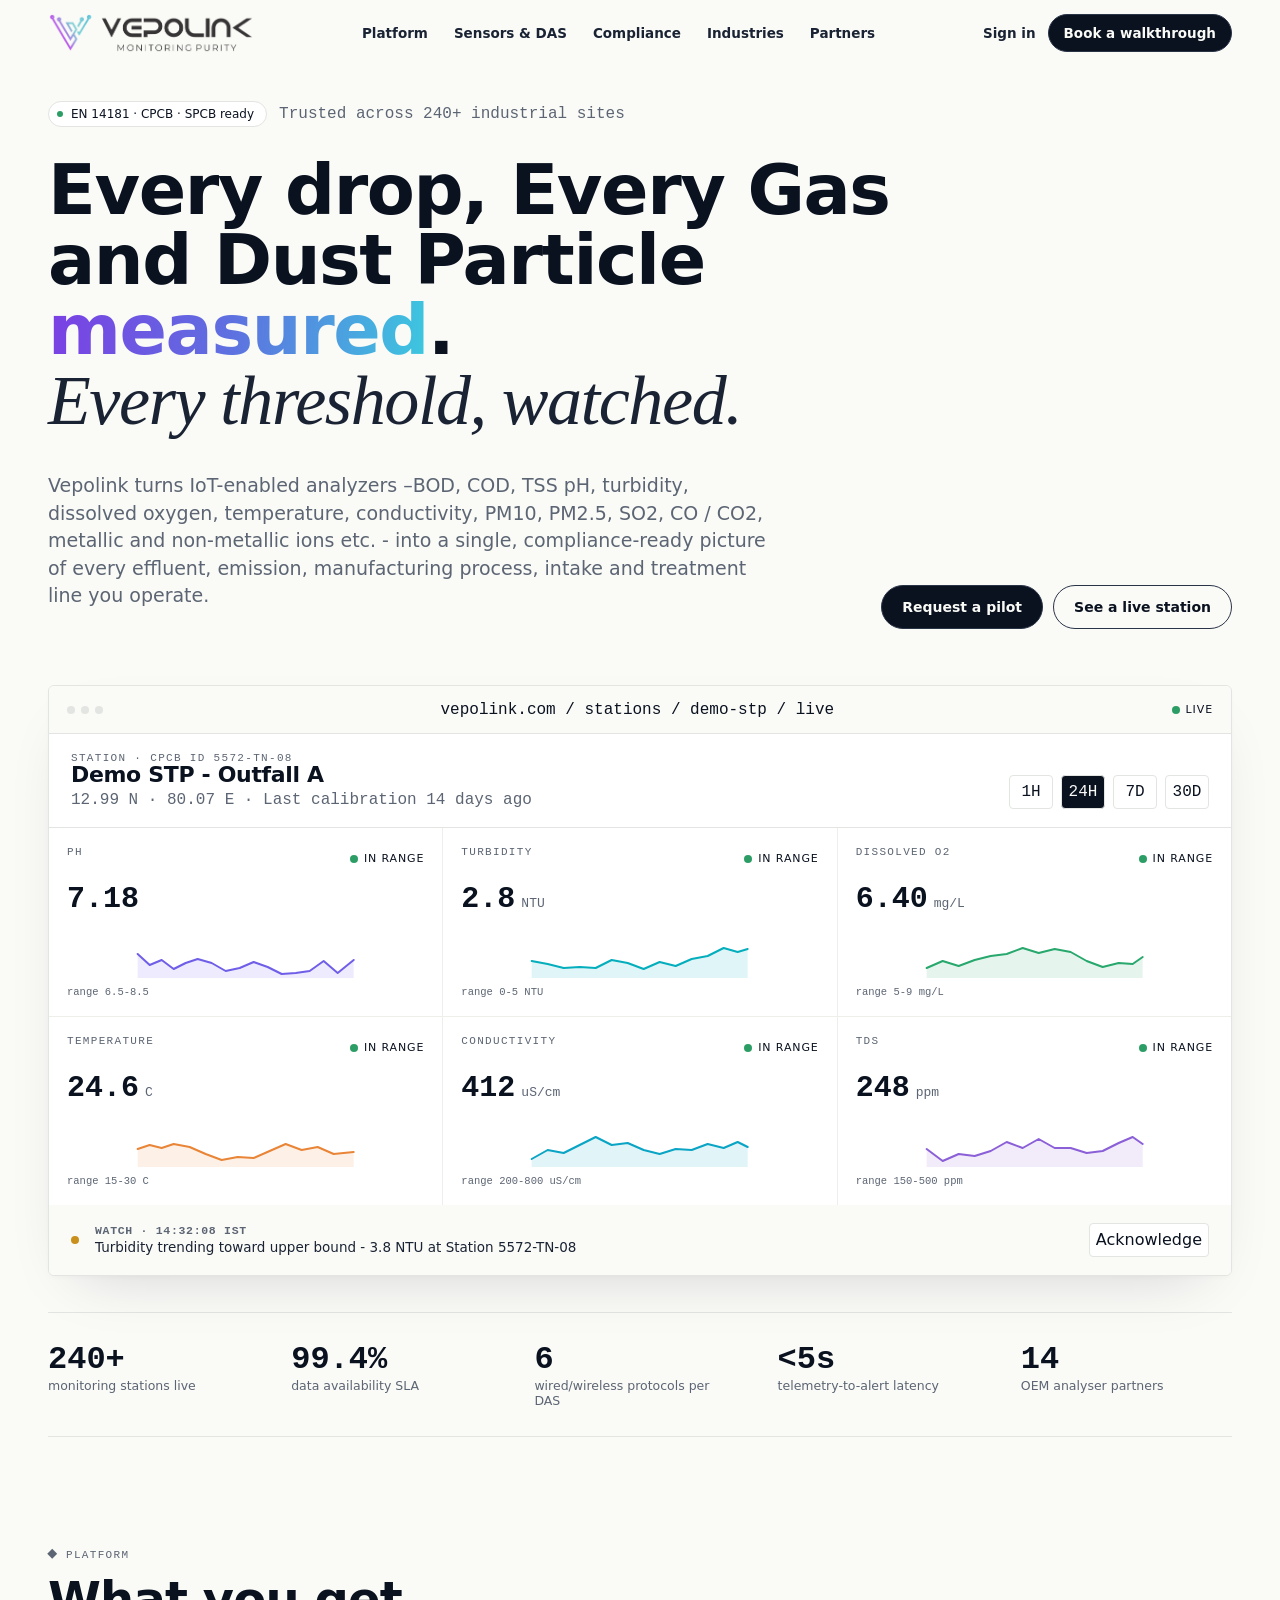
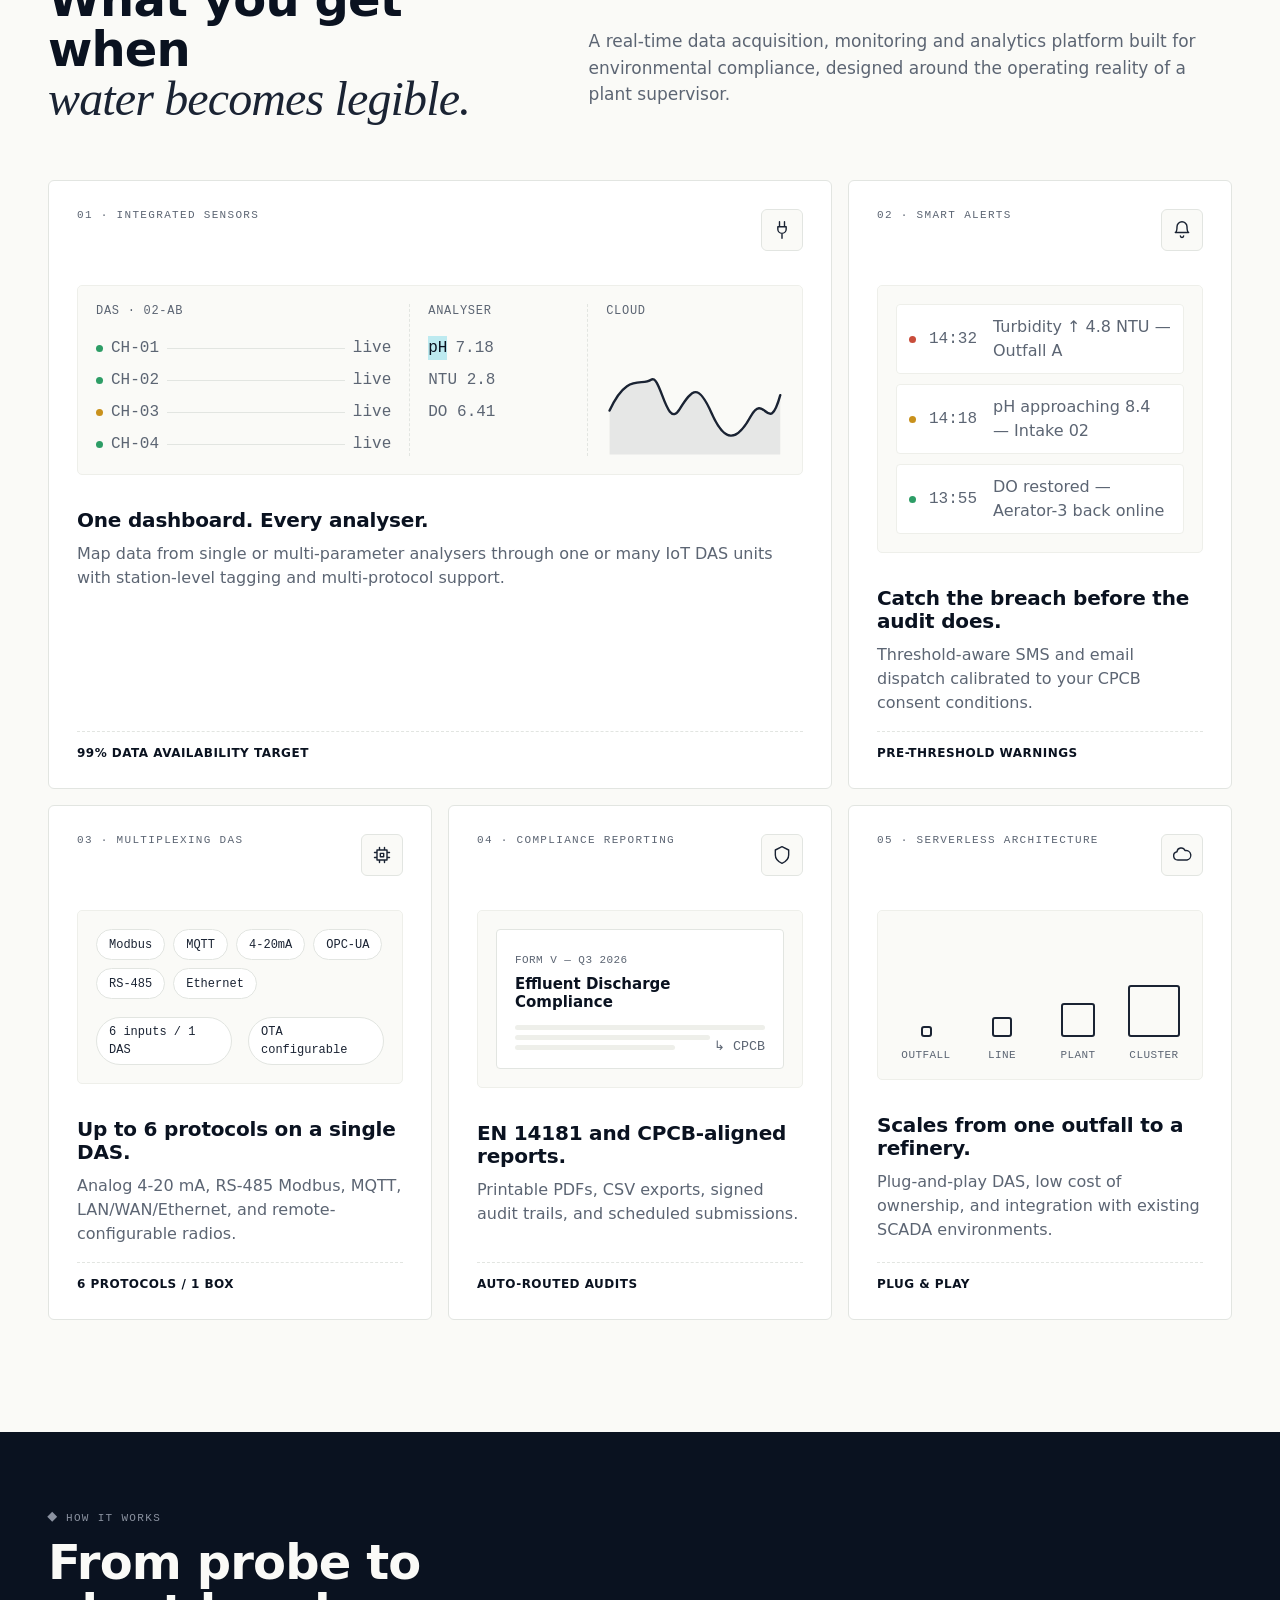
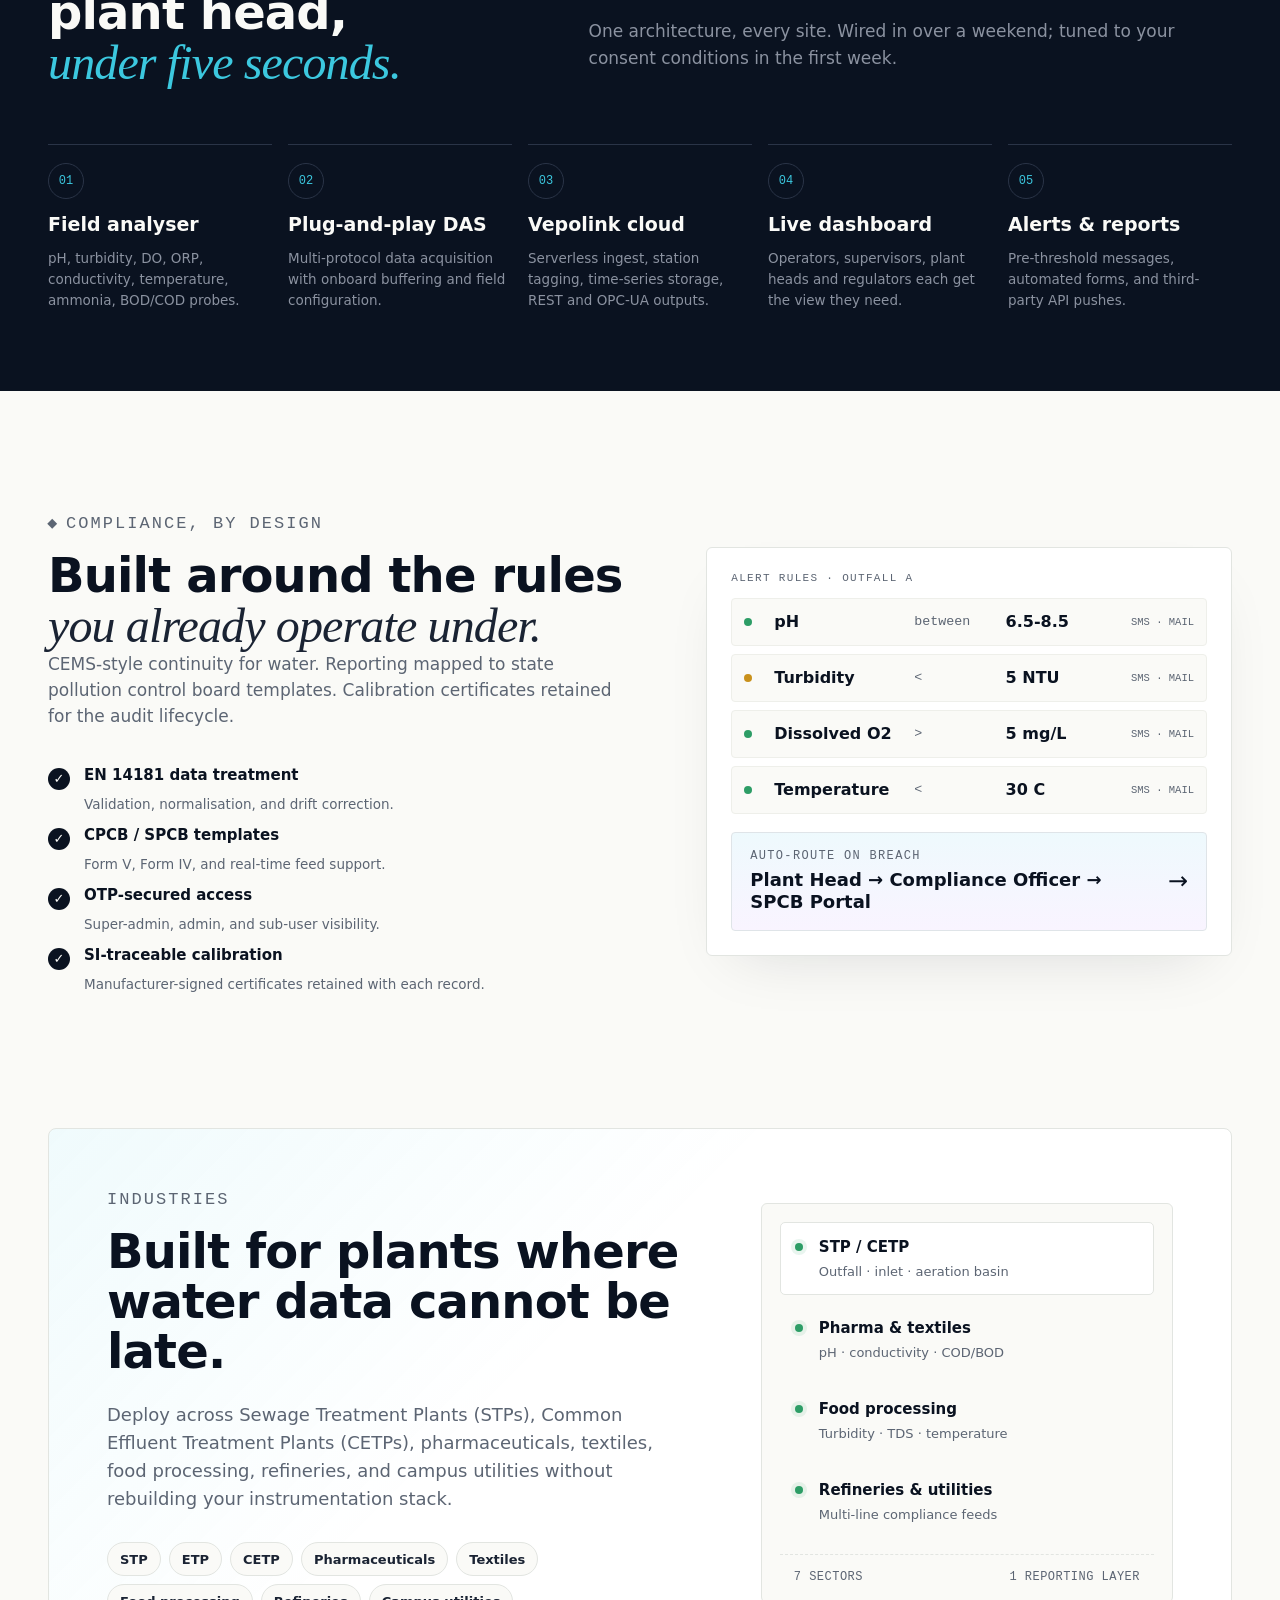
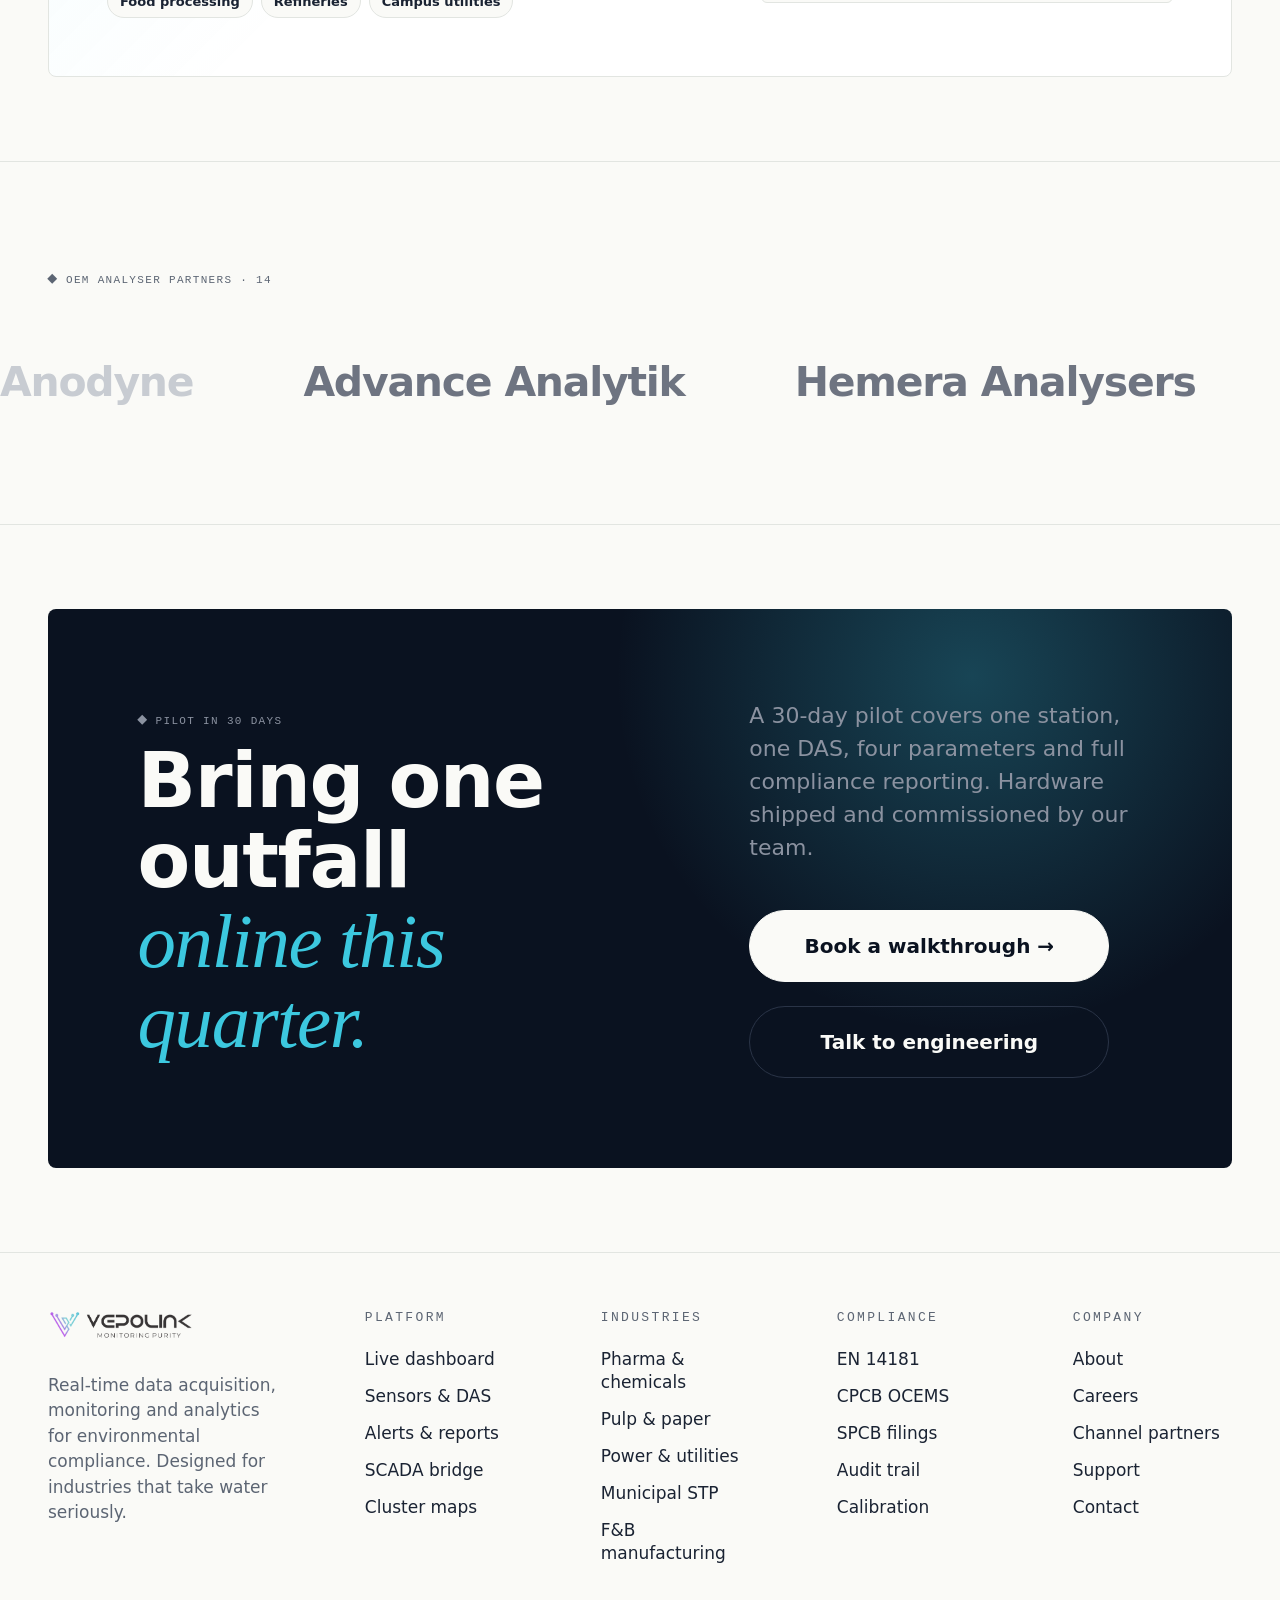
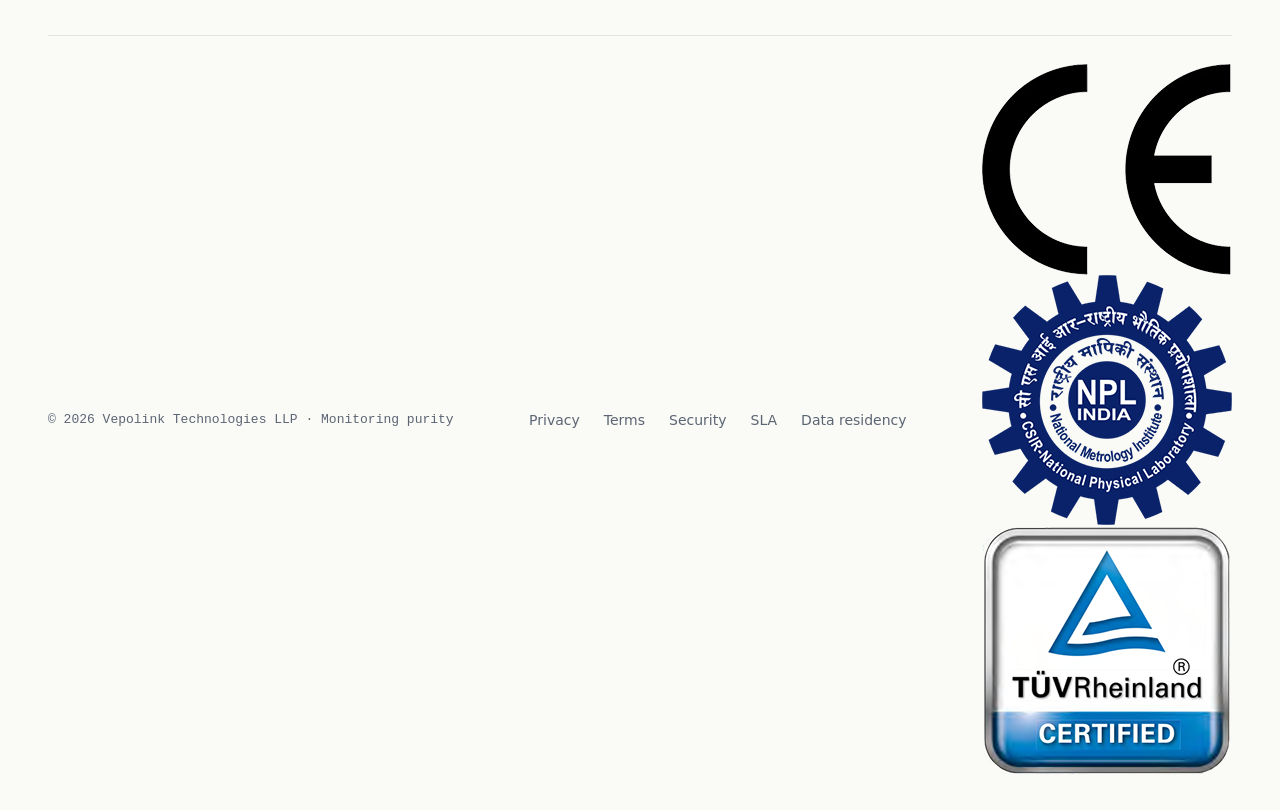
<file: index.html>
<!doctype html>
<html lang="en">

<head>
  <meta charset="utf-8">
  <meta name="viewport" content="width=device-width, initial-scale=1">
  <meta http-equiv="Content-Security-Policy"
    content="default-src 'self'; script-src 'self' 'sha256-vmRo2sfv05K8lXssOpbIi297NGfWQmtzwTfgMk4mg18='; style-src 'self'; img-src 'self' data:; font-src 'self'; connect-src 'self'; object-src 'none'; base-uri 'self'; form-action 'self'; upgrade-insecure-requests">
  <meta name="referrer" content="strict-origin-when-cross-origin">
  <meta name="theme-color" content="#fafaf7">
  <meta name="description"
    content="Vepolink delivers real-time water-quality, Emission monitoring, Continuous Ambient Air Monitoring, Gas Detection, River /Dam Water Flow Rate and Volume IoT DAS integration, alerts, and compliance reporting for industrial sites.">
  <meta name="robots" content="index, follow, max-image-preview:large, max-snippet:-1, max-video-preview:-1">
  <link rel="canonical" href="https://vepolink.com/">
  <meta property="og:type" content="website">
  <meta property="og:title" content="Vepolink - Real-time water intelligence">
  <meta property="og:description"
    content="Instrument-grade water intelligence for effluent, intake, and treatment lines.">
  <meta property="og:image" content="https://vepolink.com/assets/vepolink-logo-horizontal-trimmed.png">
  <meta name="twitter:card" content="summary_large_image">
  <title>Vepolink - Real-time Water Intelligence</title>
  <link rel="icon" type="image/png" href="assets/vepolink-favicon.png">
  <link rel="preload" href="assets/site.css" as="style">
  <link rel="stylesheet" href="assets/site.css">
  <script defer src="assets/site.js"></script>
  <script type="application/ld+json">
    {
      "@context": "https://schema.org",
      "@graph": [
        {
          "@type": "Organization",
          "@id": "https://vepolink.com/#organization",
          "name": "VEPOLINK TECHNOLOGIES LLP",
          "alternateName": "Vepolink",
          "url": "https://vepolink.com/",
          "logo": "https://vepolink.com/assets/vepolink-logo-horizontal-trimmed.png",
          "foundingDate": "2021-07-05",
          "founder": {
            "@type": "Person",
            "name": "Nikhil Garg"
          },
          "legalName": "VEPOLINK TECHNOLOGIES LLP",
          "description": "Real-time water-quality monitoring and compliance intelligence for industrial sites.",
          "address": {
            "@type": "PostalAddress",
            "streetAddress": "Unit No. 210, Second Floor, Plot No. A 5, Pearls Best Heights I, Netaji Subhash Place, Pitampura",
            "addressLocality": "New Delhi",
            "postalCode": "110034",
            "addressRegion": "Delhi",
            "addressCountry": "IN"
          },
          "contactPoint": [
            {
              "@type": "ContactPoint",
              "telephone": "+91-9810416132",
              "contactType": "customer support",
              "areaServed": "IN",
              "availableLanguage": ["en", "hi"]
            },
            {
              "@type": "ContactPoint",
              "email": "sales@vepolink.com",
              "contactType": "sales",
              "areaServed": "IN",
              "availableLanguage": ["en", "hi"]
            },
            {
              "@type": "ContactPoint",
              "email": "engineering@vepolink.com",
              "contactType": "technical support",
              "areaServed": "IN",
              "availableLanguage": ["en", "hi"]
            }
          ],
          "additionalType": "Limited Liability Partnership company incorporated on July 05, 2021"
        },
        {
          "@type": "WebSite",
          "@id": "https://vepolink.com/#website",
          "url": "https://vepolink.com/",
          "name": "Vepolink",
          "publisher": {
            "@id": "https://vepolink.com/#organization"
          },
          "inLanguage": "en"
        }
      ]
    }
  </script>
</head>

<body>
  <a class="skip-link" href="#main">Skip to content</a>
  <site-header></site-header>

  <main id="main">
    <section class="hero" aria-labelledby="hero-title">
      <div class="shell">
        <div class="eyebrow-row">
          <span class="status-pill"><span></span> EN 14181 · CPCB · SPCB ready</span>
          <span class="mono muted">Trusted across 240+ industrial sites</span>
        </div>
        <h1 id="hero-title">Every drop, Every Gas and Dust Particle <span
            class="grad-text">measured</span>.<br><em>Every threshold, watched.</em>
        </h1>
        <!-- Every drop, Every Gas and Dust Particle measured. Every threshold, watched.  -->
        <div class="hero-grid">
          <p>Vepolink turns IoT-enabled analyzers –BOD, COD, TSS pH, turbidity, dissolved
            oxygen, temperature,
            conductivity, PM10, PM2.5, SO2, CO / CO2, metallic and non-metallic ions etc. - into a single,
            compliance-ready picture of every effluent, emission, manufacturing process, intake and treatment line you
            operate.</p>
          <div class="hero-actions">
            <a class="button button-dark" href="#pilot">Request a pilot</a>
            <a class="button button-light" href="#dashboard">See a live station</a>
          </div>
        </div>

        <section class="dashboard-frame" id="dashboard" aria-label="Live operator dashboard preview">
          <div class="browser-bar">
            <div class="window-dots" aria-hidden="true"><span></span><span></span><span></span></div>
            <p class="mono">vepolink.com / stations / demo-stp / live</p>
            <div class="live-badge"><span></span> Live</div>
          </div>
          <div class="station-bar">
            <div>
              <p class="mono overline">Station · CPCB ID 5572-TN-08</p>
              <h2>Demo STP - Outfall A</h2>
              <p class="mono muted">12.99 N · 80.07 E · Last calibration 14 days ago</p>
            </div>
            <div class="range-tabs" aria-label="Time range">
              <button type="button">1H</button>
              <button type="button" aria-pressed="true">24H</button>
              <button type="button">7D</button>
              <button type="button">30D</button>
            </div>
          </div>
          <div class="metric-grid">
            <article class="metric-card metric-ph">
              <div><span class="mono overline">pH</span><span class="metric-state ok">in range</span></div>
              <p><span data-metric="ph">7.18</span><small></small></p>
              <svg viewBox="0 0 220 44" role="img" aria-label="Stable pH trend">
                <path class="chart-fill"
                  d="M2 20 L14 31 L26 26 L38 35 L50 29 L62 25 L76 29 L90 37 L104 34 L118 28 L132 33 L146 40 L160 39 L174 37 L188 27 L202 39 L218 26 L218 44 L2 44 Z">
                </path>
                <path class="chart-line"
                  d="M2 20 L14 31 L26 26 L38 35 L50 29 L62 25 L76 29 L90 37 L104 34 L118 28 L132 33 L146 40 L160 39 L174 37 L188 27 L202 39 L218 26">
                </path>
              </svg>
              <footer>range 6.5-8.5</footer>
            </article>
            <article class="metric-card metric-turbidity">
              <div><span class="mono overline">Turbidity</span><span class="metric-state ok">in range</span></div>
              <p><span data-metric="turbidity">2.8</span><small>NTU</small></p>
              <svg viewBox="0 0 220 44" role="img" aria-label="Turbidity trend">
                <path class="chart-fill"
                  d="M2 27 L18 30 L34 34 L50 33 L66 34 L82 26 L98 29 L114 35 L130 28 L146 32 L162 25 L178 22 L194 14 L208 18 L218 15 L218 44 L2 44 Z">
                </path>
                <path class="chart-line"
                  d="M2 27 L18 30 L34 34 L50 33 L66 34 L82 26 L98 29 L114 35 L130 28 L146 32 L162 25 L178 22 L194 14 L208 18 L218 15">
                </path>
              </svg>
              <footer>range 0-5 NTU</footer>
            </article>
            <article class="metric-card metric-do">
              <div><span class="mono overline">Dissolved O2</span><span class="metric-state ok">in range</span></div>
              <p><span data-metric="do">6.40</span><small>mg/L</small></p>
              <svg viewBox="0 0 220 44" role="img" aria-label="Dissolved oxygen trend">
                <path class="chart-fill"
                  d="M2 34 L18 27 L34 32 L50 26 L66 22 L82 20 L98 14 L114 19 L130 15 L146 18 L162 27 L178 33 L194 29 L208 30 L218 23 L218 44 L2 44 Z">
                </path>
                <path class="chart-line"
                  d="M2 34 L18 27 L34 32 L50 26 L66 22 L82 20 L98 14 L114 19 L130 15 L146 18 L162 27 L178 33 L194 29 L208 30 L218 23">
                </path>
              </svg>
              <footer>range 5-9 mg/L</footer>
            </article>
            <article class="metric-card metric-temp">
              <div><span class="mono overline">Temperature</span><span class="metric-state ok">in range</span></div>
              <p><span data-metric="temp">24.6</span><small>C</small></p>
              <svg viewBox="0 0 220 44" role="img" aria-label="Temperature trend">
                <path class="chart-fill"
                  d="M2 26 L14 22 L26 25 L38 21 L54 24 L70 31 L86 37 L102 34 L118 35 L134 28 L150 21 L166 27 L182 24 L198 31 L218 29 L218 44 L2 44 Z">
                </path>
                <path class="chart-line"
                  d="M2 26 L14 22 L26 25 L38 21 L54 24 L70 31 L86 37 L102 34 L118 35 L134 28 L150 21 L166 27 L182 24 L198 31 L218 29">
                </path>
              </svg>
              <footer>range 15-30 C</footer>
            </article>
            <article class="metric-card metric-conductivity">
              <div><span class="mono overline">Conductivity</span><span class="metric-state ok">in range</span></div>
              <p><span data-metric="conductivity">412</span><small>uS/cm</small></p>
              <svg viewBox="0 0 220 44" role="img" aria-label="Conductivity trend">
                <path class="chart-fill"
                  d="M2 36 L18 27 L34 30 L50 22 L66 14 L82 22 L98 20 L114 27 L130 31 L146 26 L162 27 L178 21 L194 25 L208 19 L218 24 L218 44 L2 44 Z">
                </path>
                <path class="chart-line"
                  d="M2 36 L18 27 L34 30 L50 22 L66 14 L82 22 L98 20 L114 27 L130 31 L146 26 L162 27 L178 21 L194 25 L208 19 L218 24">
                </path>
              </svg>
              <footer>range 200-800 uS/cm</footer>
            </article>
            <article class="metric-card metric-tds">
              <div><span class="mono overline">TDS</span><span class="metric-state ok">in range</span></div>
              <p><span data-metric="tds">248</span><small>ppm</small></p>
              <svg viewBox="0 0 220 44" role="img" aria-label="TDS trend">
                <path class="chart-fill"
                  d="M2 26 L18 38 L34 31 L50 33 L66 28 L82 19 L98 25 L114 16 L130 25 L146 25 L162 30 L178 28 L194 20 L208 14 L218 21 L218 44 L2 44 Z">
                </path>
                <path class="chart-line"
                  d="M2 26 L18 38 L34 31 L50 33 L66 28 L82 19 L98 25 L114 16 L130 25 L146 25 L162 30 L178 28 L194 20 L208 14 L218 21">
                </path>
              </svg>
              <footer>range 150-500 ppm</footer>
            </article>
          </div>
          <div class="alert-strip">
            <span aria-hidden="true"></span>
            <p><strong>Watch · 14:32:08 IST</strong> Turbidity trending toward upper bound - 3.8 NTU at Station
              5572-TN-08</p>
            <button type="button">Acknowledge</button>
          </div>
        </section>

        <dl class="stats-strip">
          <div>
            <dt>240+</dt>
            <dd>monitoring stations live</dd>
          </div>
          <div>
            <dt>99.4%</dt>
            <dd>data availability SLA</dd>
          </div>
          <div>
            <dt>6</dt>
            <dd>wired/wireless protocols per DAS</dd>
          </div>
          <div>
            <dt>&lt;5s</dt>
            <dd>telemetry-to-alert latency</dd>
          </div>
          <div>
            <dt>14</dt>
            <dd>OEM analyser partners</dd>
          </div>
        </dl>
      </div>
    </section>

    <section class="section" id="platform" aria-labelledby="platform-title">
      <div class="shell split-heading">
        <div>
          <p class="mono overline">Platform</p>
          <h2 id="platform-title">What you get when<br><em>water becomes legible.</em></h2>
        </div>
        <p>A real-time data acquisition, monitoring and analytics platform built for environmental compliance, designed
          around the operating reality of a plant supervisor.</p>
      </div>
      <div class="shell capability-grid">
        <article class="cap-card wide" id="sensors">
          <div class="cap-top">
            <p class="mono overline">01 · Integrated sensors</p><span class="cap-icon" aria-hidden="true"><svg
                viewBox="0 0 24 24">
                <path d="M9 2v6M15 2v6M7 8h10v3a5 5 0 0 1-10 0V8zM12 17v5"></path>
              </svg></span>
          </div>
          <div class="cap-visual rack-visual" aria-hidden="true">
            <div>
              <span class="mono">DAS · 02-AB</span>
              <p><i></i>CH-01<b></b>live</p>
              <p><i></i>CH-02<b></b>live</p>
              <p><i class="warn-dot"></i>CH-03<b></b>live</p>
              <p><i></i>CH-04<b></b>live</p>
            </div>
            <div>
              <span class="mono">Analyser</span>
              <p><mark>pH</mark> 7.18</p>
              <p>NTU 2.8</p>
              <p>DO 6.41</p>
            </div>
            <div class="cloud-mini">
              <span class="mono">Cloud</span>
              <svg viewBox="0 0 150 80" role="img" aria-label="Cloud data trend">
                <path class="cloud-fill"
                  d="M3 41 C18 8 30 21 38 15 S51 58 62 40 78 18 89 43 110 68 122 46 137 64 147 28 L147 78 L3 78 Z">
                </path>
                <path class="cloud-line"
                  d="M3 41 C18 8 30 21 38 15 S51 58 62 40 78 18 89 43 110 68 122 46 137 64 147 28"></path>
              </svg>
            </div>
          </div>
          <h3>One dashboard. Every analyser.</h3>
          <p>Map data from single or multi-parameter analysers through one or many IoT DAS units with station-level
            tagging and multi-protocol support.</p>
          <strong>99% data availability target</strong>
        </article>
        <article class="cap-card">
          <div class="cap-top">
            <p class="mono overline">02 · Smart alerts</p><span class="cap-icon" aria-hidden="true"><svg
                viewBox="0 0 24 24">
                <path d="M6 8a6 6 0 0 1 12 0c0 6 2 7 2 7H4s2-1 2-7zM10 19a2 2 0 0 0 4 0"></path>
              </svg></span>
          </div>
          <div class="cap-visual alert-visual" aria-hidden="true">
            <p><i class="alert-dot"></i><span>14:32</span>Turbidity ↑ 4.8 NTU — Outfall A</p>
            <p><i class="warn-dot"></i><span>14:18</span>pH approaching 8.4 — Intake 02</p>
            <p><i></i><span>13:55</span>DO restored — Aerator-3 back online</p>
          </div>
          <h3>Catch the breach before the audit does.</h3>
          <p>Threshold-aware SMS and email dispatch calibrated to your CPCB consent conditions.</p>
          <strong>Pre-threshold warnings</strong>
        </article>
        <article class="cap-card">
          <div class="cap-top">
            <p class="mono overline">03 · Multiplexing DAS</p><span class="cap-icon" aria-hidden="true"><svg
                viewBox="0 0 24 24">
                <path d="M9 3v2M15 3v2M9 19v2M15 19v2M3 9h2M3 15h2M19 9h2M19 15h2M6 6h12v12H6zM10 10h4v4h-4z"></path>
              </svg></span>
          </div>
          <div class="cap-visual protocol-visual" aria-hidden="true">
            <div>
              <span>Modbus</span><span>MQTT</span><span>4-20mA</span><span>OPC-UA</span><span>RS-485</span><span>Ethernet</span>
            </div>
            <p><span>6 inputs / 1 DAS</span><span>OTA configurable</span></p>
          </div>
          <h3>Up to 6 protocols on a single DAS.</h3>
          <p>Analog 4-20 mA, RS-485 Modbus, MQTT, LAN/WAN/Ethernet, and remote-configurable radios.</p>
          <strong>6 protocols / 1 box</strong>
        </article>
        <article class="cap-card">
          <div class="cap-top">
            <p class="mono overline">04 · Compliance reporting</p><span class="cap-icon" aria-hidden="true"><svg
                viewBox="0 0 24 24">
                <path d="M12 2 4 6v6c0 5 3.5 8 8 10 4.5-2 8-5 8-10V6l-8-4z"></path>
              </svg></span>
          </div>
          <div class="cap-visual report-visual" aria-hidden="true">
            <div>
              <span class="mono">Form V — Q3 2026</span>
              <strong>Effluent Discharge Compliance</strong>
              <i></i><i></i><i></i>
              <small>↳ CPCB</small>
            </div>
          </div>
          <h3>EN 14181 and CPCB-aligned reports.</h3>
          <p>Printable PDFs, CSV exports, signed audit trails, and scheduled submissions.</p>
          <strong>Auto-routed audits</strong>
        </article>
        <article class="cap-card">
          <div class="cap-top">
            <p class="mono overline">05 · Serverless architecture</p><span class="cap-icon" aria-hidden="true"><svg
                viewBox="0 0 24 24">
                <path d="M7 18a5 5 0 0 1-1-9.9 5 5 0 0 1 9.6-1.4A4.5 4.5 0 0 1 18 18H7z"></path>
              </svg></span>
          </div>
          <div class="cap-visual scale-visual" aria-hidden="true">
            <span><i></i>Outfall</span>
            <span><i></i>Line</span>
            <span><i></i>Plant</span>
            <span><i></i>Cluster</span>
          </div>
          <h3>Scales from one outfall to a refinery.</h3>
          <p>Plug-and-play DAS, low cost of ownership, and integration with existing SCADA environments.</p>
          <strong>Plug &amp; play</strong>
        </article>
      </div>
    </section>

    <section class="process" aria-labelledby="process-title">
      <div class="shell process-head">
        <div>
          <p class="mono overline">How it works</p>
          <h2 id="process-title">From probe to plant head,<br><em>under five seconds.</em></h2>
        </div>
        <p>One architecture, every site. Wired in over a weekend; tuned to your consent conditions in the first week.
        </p>
      </div>
      <ol class="shell process-grid">
        <li><span>01</span><strong>Field analyser</strong>
          <p>pH, turbidity, DO, ORP, conductivity, temperature, ammonia, BOD/COD probes.</p>
        </li>
        <li><span>02</span><strong>Plug-and-play DAS</strong>
          <p>Multi-protocol data acquisition with onboard buffering and field configuration.</p>
        </li>
        <li><span>03</span><strong>Vepolink cloud</strong>
          <p>Serverless ingest, station tagging, time-series storage, REST and OPC-UA outputs.</p>
        </li>
        <li><span>04</span><strong>Live dashboard</strong>
          <p>Operators, supervisors, plant heads and regulators each get the view they need.</p>
        </li>
        <li><span>05</span><strong>Alerts &amp; reports</strong>
          <p>Pre-threshold messages, automated forms, and third-party API pushes.</p>
        </li>
      </ol>
    </section>

    <section class="section compliance" id="compliance" aria-labelledby="compliance-title">
      <div class="shell compliance-grid">
        <div>
          <p class="mono overline">Compliance, by design</p>
          <h2 id="compliance-title">Built around the rules<br><em>you already operate under.</em></h2>
          <p>CEMS-style continuity for water. Reporting mapped to state pollution control board templates. Calibration
            certificates retained for the audit lifecycle.</p>
          <ul class="check-list">
            <li><strong>EN 14181 data treatment</strong><span>Validation, normalisation, and drift correction.</span>
            </li>
            <li><strong>CPCB / SPCB templates</strong><span>Form V, Form IV, and real-time feed support.</span></li>
            <li><strong>OTP-secured access</strong><span>Super-admin, admin, and sub-user visibility.</span></li>
            <li><strong>SI-traceable calibration</strong><span>Manufacturer-signed certificates retained with each
                record.</span></li>
          </ul>
        </div>
        <aside class="rules-panel" aria-label="Alert rule example">
          <p class="mono overline">Alert rules · Outfall A</p>
          <div class="rule-row"><span></span><strong>pH</strong><small>between</small><b>6.5-8.5</b><em>SMS · MAIL</em>
          </div>
          <div class="rule-row warn"><span></span><strong>Turbidity</strong><small>&lt;</small><b>5 NTU</b><em>SMS ·
              MAIL</em></div>
          <div class="rule-row"><span></span><strong>Dissolved O2</strong><small>&gt;</small><b>5 mg/L</b><em>SMS ·
              MAIL</em></div>
          <div class="rule-row"><span></span><strong>Temperature</strong><small>&lt;</small><b>30 C</b><em>SMS ·
              MAIL</em></div>
          <div class="route-box">
            <div>
              <small>Auto-route on breach</small>
              <strong>Plant Head → Compliance Officer → SPCB Portal</strong>
            </div>
            <span aria-hidden="true">→</span>
          </div>
        </aside>
      </div>
    </section>

    <section class="section industries" id="industries" aria-labelledby="industries-title">
      <div class="shell industries-panel">
        <div class="industries-copy">
          <p class="mono overline">Industries</p>
          <h2 id="industries-title">Built for plants where water data cannot be late.</h2>
          <p>Deploy across Sewage Treatment Plants (STPs), Common Effluent Treatment Plants (CETPs), pharmaceuticals,
            textiles, food processing, refineries, and campus utilities without rebuilding your instrumentation stack.
          </p>
          <div class="industry-tags" aria-label="Supported industries">
            <span>STP</span>
            <span>ETP</span>
            <span>CETP</span>
            <span>Pharmaceuticals</span>
            <span>Textiles</span>
            <span>Food processing</span>
            <span>Refineries</span>
            <span>Campus utilities</span>
          </div>
        </div>
        <aside class="industry-matrix" aria-label="Industry deployment examples">
          <div class="matrix-row active">
            <span></span>
            <strong>STP / CETP</strong>
            <small>Outfall · inlet · aeration basin</small>
          </div>
          <div class="matrix-row">
            <span></span>
            <strong>Pharma &amp; textiles</strong>
            <small>pH · conductivity · COD/BOD</small>
          </div>
          <div class="matrix-row">
            <span></span>
            <strong>Food processing</strong>
            <small>Turbidity · TDS · temperature</small>
          </div>
          <div class="matrix-row">
            <span></span>
            <strong>Refineries &amp; utilities</strong>
            <small>Multi-line compliance feeds</small>
          </div>
          <div class="matrix-foot mono">
            <span>7 sectors</span>
            <span>1 reporting layer</span>
          </div>
        </aside>
      </div>
    </section>

    <section class="partners" id="partners" aria-labelledby="partners-title">
      <div class="shell">
        <p class="mono overline">OEM analyser partners · 14</p>
        <h2 id="partners-title" class="sr-only">OEM analyser partners</h2>
        <div class="partner-marquee" aria-label="OEM analyser partners">
          <div>
            <span>Anodyne</span>
            <span>Advance Analytik</span>
            <span>Hemera Analysers</span>
            <span>Process Instruments</span>
            <span>Horiba</span>
            <span>Vasthi Instruments</span>
            <span>Tata</span>
            <span>OTT Hydromet</span>
            <span>Adept</span>
            <span>Siemens</span>
          </div>
        </div>
      </div>
    </section>
    <!-- aria-hidden="true" -->
    <section class="cta" id="pilot" aria-labelledby="cta-title">
      <div class="shell cta-panel">
        <div>
          <p class="mono overline">Pilot in 30 days</p>
          <h2 id="cta-title">Bring one outfall<br><em>online this quarter.</em></h2>
        </div>
        <div>
          <p>A 30-day pilot covers one station, one DAS, four parameters and full compliance reporting. Hardware shipped
            and commissioned by our team.</p>
          <a class="button button-light-filled" href="mailto:sales@vepolink.com">Book a walkthrough →</a>
          <a class="button button-ghost-dark" href="mailto:engineering@vepolink.com">Talk to engineering</a>
        </div>
      </div>
    </section>
  </main>

  <site-footer></site-footer>
</body>

</html>
</file>
<file: assets/site.css>
:root {
  --ink: #0a1220;
  --ink-2: #1a2333;
  --ink-3: #2a3447;
  --muted: #5c6573;
  --muted-2: #8b92a0;
  --line: #e2e5e1;
  --line-2: #eeefea;
  --paper: #f5f6f2;
  --paper-2: #fafaf7;
  --card: #ffffff;
  --cyan: #3cc8df;
  --ok: #2d9d66;
  --warn: #c9911c;
  --alert: #c94d3b;
}

* {
  box-sizing: border-box;
}

html {
  background: var(--paper-2);
  color: var(--ink);
  font-family: ui-sans-serif, system-ui, -apple-system, BlinkMacSystemFont, "Segoe UI", sans-serif;
  scroll-behavior: smooth;
  text-rendering: optimizeLegibility;
  -webkit-font-smoothing: antialiased;
}

body {
  margin: 0;
  min-width: 320px;
}

body,
button {
  font: inherit;
}

a {
  color: inherit;
}

img,
svg {
  display: block;
}

section[id],
#dashboard {
  scroll-margin-top: 92px;
}

.skip-link {
  position: fixed;
  top: 12px;
  left: 12px;
  z-index: 100;
  transform: translateY(-150%);
  background: var(--ink);
  color: var(--paper-2);
  padding: 10px 14px;
  border-radius: 4px;
}

.skip-link:focus {
  transform: translateY(0);
}

.sr-only {
  position: absolute;
  width: 1px;
  height: 1px;
  padding: 0;
  margin: -1px;
  overflow: hidden;
  clip: rect(0, 0, 0, 0);
  white-space: nowrap;
  border: 0;
}

.shell {
  width: min(1320px, calc(100% - 96px));
  margin: 0 auto;
}

.mono,
.overline,
dt,
.metric-card p,
.range-tabs button,
.alert-strip strong {
  font-family: ui-monospace, "SFMono-Regular", "Cascadia Code", "Liberation Mono", Menlo, monospace;
}

.muted {
  color: var(--muted);
}

.overline {
  margin: 0 0 14px;
  color: var(--muted);
  font-size: 11px;
  letter-spacing: 0.12em;
  text-transform: uppercase;
}

.split-heading>div>.overline::before,
.process-head .overline::before,
.compliance-grid>div>.overline::before,
.partners>.shell>.overline::before,
.cta-panel .overline::before {
  content: "";
  display: inline-block;
  width: 7px;
  height: 7px;
  margin-right: 11px;
  background: currentColor;
  transform: rotate(45deg) translateY(-1px);
}

.button {
  display: inline-flex;
  align-items: center;
  justify-content: center;
  min-height: 44px;
  padding: 12px 20px;
  border: 1px solid var(--ink-3);
  border-radius: 999px;
  text-decoration: none;
  font-size: 14px;
  font-weight: 650;
  transition: transform 160ms ease, background 160ms ease, border-color 160ms ease;
}

.button:hover {
  transform: translateY(-1px);
}

.button:active {
  transform: translateY(0);
}

.button-dark {
  background: var(--ink);
  color: var(--paper-2);
}

.button-light {
  background: transparent;
  color: var(--ink);
}

.site-header {
  position: sticky;
  top: 0;
  z-index: 20;
  border-bottom: 1px solid transparent;
  background: transparent;
  transition: background 180ms ease, border-color 180ms ease;
}

.site-header.is-scrolled {
  background: rgba(250, 250, 247, 0.94);
  border-color: var(--line-2);
}

.nav-shell {
  min-height: 66px;
  display: flex;
  align-items: center;
  justify-content: space-between;
  gap: 24px;
}

.brand {
  display: inline-flex;
  align-items: center;
  text-decoration: none;
  font-weight: 750;
  letter-spacing: -0.01em;
  flex: 0 0 auto;
}

.brand img {
  width: 206px;
  height: 40px;
  object-fit: contain;
}

.primary-nav,
.nav-actions {
  display: flex;
  align-items: center;
  gap: 26px;
}

.primary-nav a,
.nav-actions a:not(.button) {
  text-decoration: none;
  color: var(--ink-2);
  font-size: 13.5px;
  font-weight: 600;
}

.nav-actions {
  gap: 12px;
}

.nav-actions .button {
  min-height: 38px;
  padding: 8px 15px;
  font-size: 13.5px;
}

.hero {
  padding: 34px 0 0;
}

.eyebrow-row {
  display: flex;
  align-items: center;
  gap: 12px;
  margin-bottom: 28px;
}

.status-pill {
  display: inline-flex;
  align-items: center;
  gap: 8px;
  padding: 5px 12px 5px 8px;
  border: 1px solid var(--line);
  border-radius: 999px;
  background: var(--card);
  font-size: 12px;
}

.status-pill span {
  width: 6px;
  height: 6px;
  border-radius: 999px;
  background: var(--ok);
}

h1,
h2,
h3,
p {
  margin-top: 0;
}

h1 {
  max-width: 1180px;
  margin-bottom: 0;
  color: var(--ink);
  font-size: clamp(46px, 6.2vw, 88px);
  font-weight: 650;
  line-height: 0.98;
  letter-spacing: -0.02em;
}

.hero h1 {
  font-size: clamp(46px, 6.2vw, 70px);
  line-height: 1;
  max-width: 985px;
}

h1 em,
h2 em {
  color: var(--ink-2);
  font-family: Georgia, "Times New Roman", serif;
  font-style: italic;
  font-weight: 400;
}

.grad-text {
  background: linear-gradient(95deg, #7b3fe4 0%, #5e70e0 48%, #3cc8df 100%);
  -webkit-background-clip: text;
  background-clip: text;
  color: transparent;
}

.hero-grid {
  display: grid;
  grid-template-columns: 1.8fr 1fr;
  align-items: end;
  gap: 48px;
  margin-top: 36px;
}

.hero-grid p,
.split-heading>p,
.process-head>p,
.compliance-grid>div>p,
.industries p,
.site-footer p {
  color: var(--muted);
  font-size: 17px;
  line-height: 1.55;
}

.split-heading>p,
.process-head>p,
.compliance-grid>div>p,
.industries p,
.site-footer p {
  max-width: 640px;
  color: var(--muted);
  font-size: 17px;
  line-height: 1.55;
}

.hero-grid p {
  font-size: 19px;
  line-height: 1.45;
}

.hero-actions {
  display: flex;
  justify-content: flex-end;
  gap: 10px;
  flex-wrap: wrap;
  width: 100%;
}

.dashboard-frame {
  margin-top: 56px;
  background: var(--card);
  border: 1px solid var(--line);
  border-radius: 6px;
  overflow: hidden;
  box-shadow: 0 24px 60px -30px rgba(10, 18, 32, 0.18), 0 2px 6px -2px rgba(10, 18, 32, 0.04);
  contain: layout paint;
}

.browser-bar,
.station-bar,
.alert-strip {
  display: flex;
  align-items: center;
  justify-content: space-between;
  gap: 16px;
  border-bottom: 1px solid var(--line);
}

.browser-bar {
  min-height: 48px;
  padding: 12px 18px;
  background: var(--paper-2);
}

.browser-bar p,
.station-bar p,
.alert-strip p,
.stats-strip dd {
  margin: 0;
}

.browser-bar p,
.station-bar p {
  overflow-wrap: anywhere;
}

.window-dots {
  display: flex;
  gap: 6px;
}

.window-dots span {
  width: 8px;
  height: 8px;
  border-radius: 99px;
  background: var(--line);
}

.live-badge,
.metric-state {
  display: inline-flex;
  align-items: center;
  gap: 6px;
  color: var(--ink);
  font-size: 11px;
  letter-spacing: 0.08em;
  text-transform: uppercase;
}

.live-badge span,
.metric-state::before,
.alert-strip>span,
.rule-row span {
  content: "";
  width: 8px;
  height: 8px;
  flex: 0 0 auto;
  border-radius: 999px;
  background: var(--ok);
}

.live-badge span {
  animation: pulse 1.8s ease-out infinite;
}

.station-bar {
  padding: 18px 22px;
  align-items: flex-end;
}

.station-bar h2 {
  margin: 0 0 4px;
  font-size: 22px;
  letter-spacing: -0.015em;
}

.range-tabs {
  display: flex;
  gap: 8px;
  flex-wrap: wrap;
}

.range-tabs button,
.alert-strip button {
  min-width: 44px;
  min-height: 34px;
  border: 1px solid var(--line);
  border-radius: 4px;
  background: var(--card);
  color: var(--ink);
  cursor: pointer;
}

.range-tabs button[aria-pressed="true"] {
  background: var(--ink);
  color: var(--paper-2);
}

.metric-grid {
  display: grid;
  grid-template-columns: repeat(3, minmax(0, 1fr));
  gap: 1px;
  background: var(--line-2);
}

.metric-card {
  min-height: 174px;
  padding: 18px;
  background: var(--card);
}

.metric-card>div {
  display: flex;
  justify-content: space-between;
  gap: 12px;
}

.metric-card p {
  display: flex;
  align-items: baseline;
  gap: 6px;
  min-height: 42px;
  margin: 10px 0;
  color: var(--ink);
  font-size: 30px;
  font-weight: 650;
  font-variant-numeric: tabular-nums;
}

.metric-card small {
  color: var(--muted);
  font-size: 13px;
  font-weight: 500;
}

.metric-card svg {
  width: 100%;
  height: 44px;
  color: var(--chart);
}

.metric-card .chart-line {
  fill: none;
  stroke: currentColor;
  stroke-width: 2;
  stroke-linecap: round;
  stroke-linejoin: round;
}

.metric-card .chart-fill {
  fill: currentColor;
  opacity: 0.12;
  stroke: none;
}

.metric-ph {
  --chart: #6f5ee8;
}

.metric-turbidity {
  --chart: #05aebc;
}

.metric-do {
  --chart: #28a86d;
}

.metric-temp {
  --chart: #e98537;
}

.metric-conductivity {
  --chart: #0aa4c4;
}

.metric-tds {
  --chart: #8b5fd7;
}

.metric-card footer {
  margin-top: 8px;
  color: var(--muted);
  font-size: 10.5px;
  font-family: ui-monospace, "SFMono-Regular", Menlo, monospace;
}

.alert-strip {
  min-height: 70px;
  padding: 14px 22px;
  border-bottom: 0;
  background: var(--paper-2);
}

.alert-strip>span,
.rule-row.warn span {
  background: var(--warn);
}

.alert-strip p {
  flex: 1;
  color: var(--ink-2);
  font-size: 13.5px;
}

.alert-strip strong {
  display: block;
  margin-bottom: 2px;
  color: var(--muted);
  font-size: 11.5px;
  letter-spacing: 0.06em;
  text-transform: uppercase;
}

.stats-strip {
  display: grid;
  grid-template-columns: repeat(5, minmax(0, 1fr));
  gap: 32px;
  margin: 36px 0 0;
  padding: 28px 0;
  border-top: 1px solid var(--line);
  border-bottom: 1px solid var(--line);
}

.stats-strip dt {
  color: var(--ink);
  font-size: 32px;
  font-weight: 650;
}

.stats-strip dd {
  max-width: 180px;
  color: var(--muted);
  font-size: 12.5px;
}

.section {
  padding: 112px 0 40px;
}

.split-heading,
.process-head,
.compliance-grid {
  display: grid;
  grid-template-columns: 1fr 1.35fr;
  gap: 64px;
  align-items: end;
}

h2 {
  margin-bottom: 0;
  color: var(--ink);
  font-size: clamp(34px, 4vw, 48px);
  font-weight: 650;
  line-height: 1.04;
  letter-spacing: -0.018em;
}

.capability-grid {
  display: grid;
  grid-template-columns: repeat(12, minmax(0, 1fr));
  gap: 16px;
  margin-top: 56px;
}

.cap-card {
  grid-column: span 4;
  min-height: 420px;
  padding: 28px;
  border: 1px solid var(--line);
  border-radius: 6px;
  background: var(--card);
  display: flex;
  flex-direction: column;
  overflow: hidden;
}

.cap-card.wide {
  grid-column: span 8;
}

.cap-card h3 {
  margin-bottom: 10px;
  color: var(--ink);
  font-size: 20px;
  font-weight: bold;
  line-height: 1.15;
  letter-spacing: -0.01em;
}

.cap-card p:not(.overline) {
  color: var(--muted);
  font-size: 16px;
  line-height: 1.5;
}

.cap-card strong {
  margin-top: auto;
  padding-top: 14px;
  border-top: 1px dashed var(--line);
  font-size: 12px;
  letter-spacing: 0.04em;
  text-transform: uppercase;
}

.cap-top {
  display: flex;
  align-items: flex-start;
  justify-content: space-between;
  gap: 20px;
  min-height: 54px;
}

.cap-icon {
  display: inline-grid;
  place-items: center;
  width: 42px;
  height: 42px;
  flex: 0 0 auto;
  border: 1px solid var(--line);
  border-radius: 6px;
  color: var(--ink-2);
  background: var(--paper-2);
}

.cap-icon svg {
  width: 20px;
  height: 20px;
  fill: none;
  stroke: currentColor;
  stroke-width: 1.7;
  stroke-linecap: round;
  stroke-linejoin: round;
}

.cap-visual {
  min-height: 170px;
  margin: 22px 0 34px;
  padding: 18px;
  border: 1px solid var(--line-2);
  border-radius: 5px;
  background: var(--paper-2);
}

.rack-visual {
  display: grid;
  grid-template-columns: 1.2fr 0.65fr 0.8fr;
  gap: 18px;
  align-items: stretch;
}

.rack-visual>div+div {
  border-left: 1px dashed var(--line);
  padding-left: 18px;
}

.rack-visual span,
.rack-visual p,
.protocol-visual p,
.protocol-visual span {
  font-family: ui-monospace, "SFMono-Regular", Menlo, monospace;
}

.rack-visual span {
  display: block;
  margin-bottom: 18px;
  color: var(--muted);
  font-size: 12px;
  letter-spacing: 0.06em;
  text-transform: uppercase;
}

.rack-visual p {
  display: flex;
  align-items: center;
  gap: 8px;
  margin: 8px 0 0;
  color: var(--ink-2);
  font-size: 13px;
}

.rack-visual i,
.alert-visual i {
  width: 7px;
  height: 7px;
  flex: 0 0 auto;
  border-radius: 999px;
  background: var(--ok);
}

.rack-visual .warn-dot,
.alert-visual .warn-dot {
  background: var(--warn);
}

.alert-visual .alert-dot {
  background: var(--alert);
}

.rack-visual b {
  height: 1px;
  flex: 1;
  background: var(--line);
}

.rack-visual mark {
  background: rgba(60, 200, 223, 0.32);
  color: var(--ink);
}

.cloud-mini {
  display: flex;
  flex-direction: column;
}

.rack-visual svg {
  margin-top: auto;
  width: 100%;
  min-height: 86px;
}

.rack-visual svg .cloud-fill {
  fill: rgba(10, 18, 32, 0.08);
  stroke: none;
}

.rack-visual svg .cloud-line {
  fill: none;
  stroke: var(--ink-2);
  stroke-width: 2;
  stroke-linecap: round;
  stroke-linejoin: round;
}

.alert-visual {
  display: grid;
  align-content: center;
  gap: 10px;
}

.alert-visual p {
  display: grid;
  grid-template-columns: 8px 52px 1fr;
  align-items: center;
  gap: 12px;
  margin: 0;
  padding: 10px 12px;
  border: 1px solid var(--line-2);
  border-radius: 4px;
  background: var(--card);
  color: var(--ink-2);
  font-size: 13.5px;
}

.alert-visual span {
  color: var(--muted);
  font-family: ui-monospace, "SFMono-Regular", Menlo, monospace;
}

.protocol-visual {
  display: flex;
  flex-direction: column;
  justify-content: space-between;
}

.protocol-visual div {
  display: flex;
  flex-wrap: wrap;
  gap: 8px;
}

.protocol-visual span {
  display: inline-flex;
  align-items: center;
  min-height: 31px;
  padding: 5px 12px;
  border: 1px solid var(--line);
  border-radius: 999px;
  background: var(--card);
  color: var(--ink-2);
  font-size: 12px;
}

.protocol-visual p {
  display: flex;
  justify-content: space-between;
  gap: 16px;
  margin: 18px 0 0;
  color: var(--muted);
}

.report-visual {
  display: grid;
  place-items: center;
}

.report-visual>div {
  position: relative;
  width: min(100%, 290px);
  min-height: 126px;
  padding: 18px;
  border: 1px solid var(--line);
  border-radius: 4px;
  background: var(--card);
}

.report-visual span {
  color: var(--muted);
  font-size: 11px;
  letter-spacing: 0.04em;
  text-transform: uppercase;
}

.report-visual strong {
  display: block;
  margin: 8px 0 14px;
  padding: 0;
  border: 0;
  color: var(--ink);
  font-family: inherit;
  font-size: 15px;
  letter-spacing: 0;
  text-transform: none;
}

.report-visual i {
  display: block;
  height: 5px;
  margin-top: 5px;
  border-radius: 999px;
  background: var(--line-2);
}

.report-visual i:nth-of-type(2) {
  width: 78%;
}

.report-visual i:nth-of-type(3) {
  width: 64%;
}

.report-visual small {
  position: absolute;
  right: 18px;
  bottom: 14px;
  color: var(--muted);
  font-family: ui-monospace, "SFMono-Regular", Menlo, monospace;
}

.scale-visual {
  display: grid;
  grid-template-columns: repeat(4, minmax(0, 1fr));
  align-items: end;
  gap: 16px;
}

.scale-visual span {
  display: grid;
  justify-items: center;
  gap: 12px;
  color: var(--muted);
  font-family: ui-monospace, "SFMono-Regular", Menlo, monospace;
  font-size: 11px;
  letter-spacing: 0.04em;
  text-transform: uppercase;
}

.scale-visual i {
  display: block;
  border: 2px solid var(--ink-2);
  border-radius: 3px;
}

.scale-visual span:nth-child(1) i {
  width: 11px;
  height: 11px;
}

.scale-visual span:nth-child(2) i {
  width: 20px;
  height: 20px;
}

.scale-visual span:nth-child(3) i {
  width: 34px;
  height: 34px;
}

.scale-visual span:nth-child(4) i {
  width: 52px;
  height: 52px;
}

.process {
  margin-top: 72px;
  padding: 80px 0;
  background: var(--ink);
  color: var(--paper-2);
}

.process h2,
.process h2 em {
  color: var(--paper-2);
}

.process h2 em {
  color: var(--cyan);
}

.process p,
.process .overline {
  color: var(--muted-2);
}

.process-grid {
  display: grid;
  grid-template-columns: repeat(5, minmax(0, 1fr));
  gap: 16px;
  margin-top: 56px;
  padding-left: 0;
  list-style: none;
}

.process-grid li {
  border-top: 1px solid var(--ink-3);
  padding-top: 18px;
}

.process-grid span {
  display: inline-flex;
  align-items: center;
  justify-content: center;
  width: 36px;
  height: 36px;
  margin-bottom: 14px;
  border: 1px solid var(--ink-3);
  border-radius: 999px;
  color: var(--cyan);
  font-family: ui-monospace, "SFMono-Regular", Menlo, monospace;
  font-size: 12px;
}

.process-grid strong {
  display: block;
  font-size: 19px;
  line-height: 1.2;
}

.process-grid p {
  margin: 12px 0 0;
  font-size: 13.5px;
  line-height: 1.55;
}

.compliance {
  padding-top: 120px;
}

.compliance-grid {
  grid-template-columns: 1.1fr 1fr;
  align-items: center;
  gap: 80px;
}

.check-list {
  display: grid;
  gap: 14px;
  margin: 36px 0 0;
  padding: 0;
  list-style: none;
}

.check-list li {
  display: grid;
  grid-template-columns: 22px 1fr;
  gap: 14px;
}

.check-list li::before {
  content: "✓";
  display: inline-flex;
  align-items: center;
  justify-content: center;
  width: 22px;
  height: 22px;
  margin-top: 2px;
  border-radius: 999px;
  background: var(--ink);
  color: var(--paper-2);
  font-size: 13px;
  line-height: 1;
}

.check-list strong,
.check-list span {
  grid-column: 2;
}

.check-list strong {
  font-size: 15px;
}

.check-list span {
  margin-top: -8px;
  color: var(--muted);
  font-size: 13.5px;
}

.rules-panel {
  padding: 24px;
  border: 1px solid var(--line);
  border-radius: 6px;
  background: var(--card);
  box-shadow: 0 24px 60px -30px rgba(10, 18, 32, 0.15);
}

.rule-row {
  display: grid;
  grid-template-columns: 20px 1.2fr 0.75fr 1fr 70px;
  align-items: center;
  gap: 10px;
  min-height: 48px;
  margin-top: 8px;
  padding: 10px 12px;
  border: 1px solid var(--line-2);
  border-radius: 4px;
  background: var(--paper-2);
}

.rule-row small,
.rule-row em {
  color: var(--muted);
  font-style: normal;
  font-family: ui-monospace, "SFMono-Regular", Menlo, monospace;
}

.rule-row em {
  text-align: right;
  font-size: 10.5px;
}

.route-box {
  margin-top: 18px;
  padding: 16px 18px;
  border: 1px solid #dfe4e8;
  border-radius: 4px;
  background: linear-gradient(180deg, rgba(231, 247, 252, 0.7) 0%, rgba(248, 242, 255, 0.85) 100%);
  display: flex;
  align-items: center;
  justify-content: space-between;
  gap: 18px;
}

.route-box small {
  display: block;
  margin-bottom: 6px;
  color: var(--muted);
  font-family: ui-monospace, "SFMono-Regular", Menlo, monospace;
  font-size: 12px;
  letter-spacing: 0.11em;
  text-transform: uppercase;
}

.route-box strong {
  color: var(--ink);
  font-size: 18px;
  line-height: 1.25;
  font-weight: 650;
}

.route-box>span {
  color: var(--ink);
  font-size: 24px;
  line-height: 1;
  flex: 0 0 auto;
}

.industries {
  padding: 96px 0 84px;
}

.industries-panel {
  display: grid;
  grid-template-columns: minmax(0, 1.05fr) minmax(360px, 0.75fr);
  gap: clamp(42px, 6vw, 88px);
  align-items: center;
  padding: clamp(32px, 5vw, 58px);
  border: 1px solid var(--line);
  border-radius: 8px;
  background:
    linear-gradient(135deg, rgba(60, 200, 223, 0.08), transparent 42%),
    var(--card);
}

.industries-copy h2 {
  max-width: 780px;
}

.industries-copy>p:not(.overline) {
  max-width: 700px;
  margin: 24px 0 0;
  color: var(--muted);
  font-size: 18px;
  line-height: 1.55;
}

.industry-tags {
  display: flex;
  flex-wrap: wrap;
  gap: 8px;
  margin-top: 30px;
}

.industry-tags span {
  display: inline-flex;
  align-items: center;
  min-height: 34px;
  padding: 7px 12px;
  border: 1px solid var(--line);
  border-radius: 999px;
  background: var(--paper-2);
  color: var(--ink-2);
  font-size: 13px;
  font-weight: 600;
}

.industry-matrix {
  padding: 18px;
  border: 1px solid var(--line);
  border-radius: 6px;
  background: var(--paper-2);
}

.matrix-row {
  display: grid;
  grid-template-columns: 10px 1fr;
  gap: 8px 14px;
  align-items: center;
  padding: 15px 14px;
  border: 1px solid transparent;
  border-radius: 5px;
}

.matrix-row+.matrix-row {
  margin-top: 8px;
}

.matrix-row.active,
.matrix-row:hover {
  border-color: var(--line);
  background: var(--card);
}

.matrix-row>span {
  width: 8px;
  height: 8px;
  border-radius: 999px;
  background: var(--ok);
  box-shadow: 0 0 0 4px rgba(45, 157, 102, 0.1);
}

.matrix-row strong {
  color: var(--ink);
  font-size: 15px;
}

.matrix-row small {
  grid-column: 2;
  color: var(--muted);
  font-size: 13px;
}

.matrix-foot {
  display: flex;
  justify-content: space-between;
  gap: 14px;
  margin-top: 16px;
  padding: 15px 14px 0;
  border-top: 1px dashed var(--line);
  color: var(--muted);
  font-size: 12px;
  letter-spacing: 0.04em;
  text-transform: uppercase;
}

.partners {
  padding: 112px 0 118px;
  border-top: 1px solid var(--line);
  border-bottom: 1px solid var(--line);
  background: var(--paper-2);
  overflow: hidden;
}

.partner-marquee {
  width: 100vw;
  margin: 72px 0 0 calc(50% - 50vw);
  overflow: hidden;
  white-space: nowrap;
}

.partner-marquee>div {
  display: inline-flex;
  align-items: center;
  gap: clamp(72px, 8.6vw, 138px);
  min-width: max-content;
  animation: partnerMarquee 100s linear infinite;
  will-change: transform;
}

.partner-marquee span {
  color: #6e7481;
  font-size: clamp(34px, 3.2vw, 48px);
  font-weight: 650;
  letter-spacing: -0.03em;
}

.partner-marquee span:first-child,
.partner-marquee span:nth-child(6),
.partner-marquee span:nth-child(5),
.partner-marquee span:nth-child(10) {
  color: #c8ccd2;
}

@keyframes partnerMarquee {
  from {
    transform: translate3d(0, 0, 0);
  }

  to {
    transform: translate3d(-50%, 0, 0);
  }
}

.cta {
  padding: 84px 0;
}

.cta-panel {
  display: grid;
  grid-template-columns: 1.15fr 0.85fr;
  gap: 80px;
  align-items: center;
  padding: clamp(48px, 7vw, 96px);
  border-radius: 8px;
  background:
    radial-gradient(circle at 78% 12%, rgba(60, 200, 223, 0.28), transparent 34%),
    var(--ink);
  color: var(--paper-2);
}

.cta-panel .overline {
  color: var(--muted-2);
}

.cta-panel h2 {
  color: var(--paper-2);
  font-size: clamp(54px, 6vw, 92px);
}

.cta-panel h2 em {
  color: var(--cyan);
}

.cta-panel p:not(.overline) {
  max-width: 500px;
  color: var(--muted-2);
  font-size: 22px;
  line-height: 1.5;
}

.button-light-filled,
.button-ghost-dark {
  width: min(100%, 360px);
  min-height: 72px;
  margin-top: 24px;
  font-size: 20px;
}

.button-light-filled {
  background: var(--paper-2);
  color: var(--ink);
  border-color: var(--paper-2);
}

.button-ghost-dark {
  background: transparent;
  color: var(--paper-2);
  border-color: var(--ink-3);
}

.site-footer {
  padding: 58px 0 34px;
  border-top: 1px solid var(--line);
}

.footer-grid {
  display: grid;
  grid-template-columns: minmax(240px, 1.35fr) repeat(4, minmax(132px, 0.9fr));
  align-items: start;
  gap: clamp(32px, 6vw, 88px);
}

.footer-brand .brand img {
  width: 146px;
  height: 28px;
}

.footer-brand p {
  max-width: 340px;
  margin: 30px 0 0;
  color: var(--muted);
  font-size: 17px;
  line-height: 1.5;
}

.footer-brand .mono {
  font-size: 14px;
  line-height: 1.55;
}

.footer-grid nav {
  display: grid;
  gap: 14px;
}

.footer-grid nav h2 {
  margin: 0 0 10px;
  color: var(--muted);
  font-family: ui-monospace, "SFMono-Regular", Menlo, monospace;
  font-size: 13px;
  font-weight: 500;
  letter-spacing: 0.18em;
  text-transform: uppercase;
}

.footer-grid nav a {
  color: var(--ink-2);
  text-decoration: none;
  font-size: 17px;
  line-height: 1.35;
}

.footer-bottom {
  display: flex;
  align-items: center;
  justify-content: space-between;
  gap: 24px;
  margin-top: 70px;
  padding-top: 28px;
  border-top: 1px solid var(--line);
  color: var(--muted);
}

.footer-bottom p {
  margin: 0;
  font-size: 13px;
}

.footer-bottom nav {
  display: flex;
  flex-wrap: wrap;
  justify-content: flex-end;
  gap: 24px;
}

.footer-bottom a {
  color: var(--muted);
  text-decoration: none;
  font-size: 14px;
}

@keyframes pulse {
  0% {
    box-shadow: 0 0 0 0 rgba(45, 157, 102, 0.35);
  }

  100% {
    box-shadow: 0 0 0 10px rgba(45, 157, 102, 0);
  }
}

@media (prefers-reduced-motion: reduce) {

  *,
  *::before,
  *::after {
    scroll-behavior: auto !important;
    animation-duration: 0.001ms !important;
    animation-iteration-count: 1 !important;
    transition-duration: 0.001ms !important;
  }

  .partner-marquee>div {
    transform: none !important;
  }
}

@media (max-width: 1080px) {
  .shell {
    width: min(100% - 48px, 920px);
  }

  .primary-nav {
    display: none;
  }

  .brand img {
    width: 185px;
    height: 36px;
  }

  .metric-grid,
  .stats-strip,
  .process-grid {
    grid-template-columns: repeat(2, minmax(0, 1fr));
  }

  .split-heading,
  .process-head,
  .compliance-grid,
  .hero-grid {
    grid-template-columns: 1fr;
    gap: 28px;
  }

  .hero-actions {
    justify-self: start;
    justify-content: flex-start;
  }

  .cap-card,
  .cap-card.wide {
    grid-column: span 6;
  }

  .cta-panel,
  .footer-grid,
  .industries-panel {
    grid-template-columns: 1fr;
  }

  .cta-panel {
    gap: 36px;
  }

  .industries-panel {
    gap: 34px;
  }

  .footer-grid {
    gap: 42px;
  }

  .footer-bottom {
    align-items: flex-start;
    flex-direction: column;
  }

  .footer-bottom nav {
    justify-content: flex-start;
  }
}

@media (max-width: 720px) {
  .shell {
    width: min(100% - 32px, 560px);
  }

  .nav-shell {
    min-height: 62px;
    gap: 14px;
  }

  .nav-actions a:not(.button) {
    display: none;
  }

  .nav-actions .button {
    min-height: 44px;
    padding: 8px 13px;
    font-size: 13px;
    white-space: nowrap;
  }

  .brand img {
    width: 142px;
    height: 28px;
  }

  .eyebrow-row,
  .browser-bar,
  .station-bar,
  .alert-strip {
    align-items: flex-start;
    flex-direction: column;
  }

  h1 {
    font-size: 42px;
  }

  .hero h1 {
    font-size: 38px;
  }

  .hero span.mono.muted {
    font-size: 14px;
  }

  .eyebrow-row {
    margin-bottom: 20px;
  }

  .hero-grid {
    margin-top: 20px;
  }

  h2 {
    font-size: 34px;
  }

  .hero {
    padding-top: 24px;
  }

  .hero-grid p {
    font-size: 17px;
  }

  .hero-actions {
    justify-content: stretch;
  }

  .hero-actions .button,
  .cta-panel .button {
    width: 100%;
  }

  .dashboard-frame {
    margin-top: 38px;
  }

  .browser-bar,
  .station-bar,
  .alert-strip {
    gap: 12px;
    padding-right: 16px;
    padding-left: 16px;
  }

  .range-tabs {
    width: 100%;
  }

  .range-tabs button {
    flex: 1 1 64px;
  }

  .metric-card {
    min-height: 160px;
  }

  .metric-grid,
  .stats-strip,
  .process-grid {
    grid-template-columns: 1fr;
  }

  .stats-strip {
    gap: 10px;
    padding: 18px 0;
  }

  .stats-strip div {
    display: grid;
    justify-items: center;
    min-height: 112px;
    padding: 20px 18px;
    border: 1px solid var(--line);
    border-radius: 6px;
    background: var(--card);
    text-align: center;
  }

  .stats-strip dt {
    font-size: 34px;
    line-height: 1;
  }

  .stats-strip dd {
    max-width: 220px;
    margin-top: 8px;
  }

  .capability-grid {
    grid-template-columns: 1fr;
  }

  .cap-card,
  .cap-card.wide {
    grid-column: auto;
    min-height: 0;
  }

  .cap-card {
    padding: 22px;
  }

  .cap-card h3 {
    font-size: 24px;
  }

  .cap-visual {
    margin-bottom: 26px;
    overflow: hidden;
  }

  .rack-visual {
    grid-template-columns: 1fr;
  }

  .rack-visual>div+div {
    border-left: 0;
    border-top: 1px dashed var(--line);
    padding-top: 14px;
    padding-left: 0;
  }

  .alert-visual p {
    grid-template-columns: 8px 46px 1fr;
    font-size: 12.5px;
  }

  .protocol-visual p,
  .scale-visual {
    grid-template-columns: repeat(2, minmax(0, 1fr));
  }

  .partners {
    padding: 72px 0;
  }

  .industries {
    padding: 64px 0 56px;
  }

  .industries-panel {
    padding: 24px;
    border-radius: 6px;
  }

  .industries-copy>p:not(.overline) {
    font-size: 16px;
  }

  .industry-tags {
    margin-top: 24px;
  }

  .industry-matrix {
    padding: 12px;
  }

  .matrix-row {
    padding: 13px 12px;
  }

  .matrix-foot {
    align-items: flex-start;
    flex-direction: column;
  }

  .partner-marquee {
    gap: 34px;
    padding: 0 16px 8px;
  }

  .partner-marquee>div {
    gap: 34px;
    animation-duration: 22s;
  }

  .partner-marquee span {
    flex: 0 0 auto;
    font-size: 28px;
  }

  .cta {
    padding: 56px 0;
  }

  .cta-panel {
    padding: 32px 24px;
    border-radius: 8px;
  }

  .cta-panel h2 {
    font-size: 42px;
  }

  .cta-panel p:not(.overline) {
    font-size: 18px;
  }

  .button-light-filled,
  .button-ghost-dark {
    min-height: 58px;
    font-size: 17px;
  }

  .site-footer {
    padding: 56px 0;
  }

  .footer-brand p {
    margin-top: 24px;
    font-size: 16px;
  }

  .footer-grid nav h2 {
    font-size: 13px;
  }

  .footer-grid nav a {
    font-size: 17px;
  }

  .footer-bottom {
    margin-top: 42px;
    padding-top: 22px;
  }

  .footer-bottom nav {
    gap: 14px 20px;
  }

  .section,
  .compliance {
    padding-top: 72px;
  }

  .process {
    margin-top: 48px;
    padding: 64px 0;
  }

  /* .rule-row {
    grid-template-columns: 16px 1fr;
  } */

  .rule-row small,
  .rule-row b,
  .rule-row em {
    /* grid-column: 2; */
    text-align: left;
  }
}


form.prod-form {
  padding: 18px;
  border: 1px solid var(--line);
  border-radius: 6px;
  background: var(--paper-2);
}

form.prod-form label {
  position: absolute;
  pointer-events: none;
  left: 12px;
  top: calc(100% / 2);
  transform: translateY(-50%);
  transition: .5s ease;
  text-decoration: none;
  color: var(--ink-2);
  font-size: 13.5px;
  font-weight: 600;
}


form.prod-form input {
  height: 45px;
  border: 1px solid transparent;
  border-radius: 5px;
  width: 100%;
  border-radius: 5px;
  outline: none;
  font-size: 13.5px;
  color: var(--ink);
  padding: 8px 12px 0;
  border-color: var(--line);
  background: var(--card);
}

form.prod-form textarea {
  height: 80px;
  border: 1px solid transparent;
  border-radius: 5px;
  width: 100%;
  border-radius: 5px;
  outline: none;
  font-size: 13.5px;
  color: var(--ink);
  padding: 8px 12px 0;
  border-color: var(--line);
  background: var(--card);
}

form.prod-form textarea::placeholder {
  text-decoration: none;
  color: var(--ink-2);
  font-size: 13.5px;
  font-weight: 600;
}

form.prod-form input::placeholder {
  opacity: 0;
  transform: translateY(8px);
  transition: .5s ease;
}

form.prod-form input:focus~label,
form.prod-form input:valid~label {
  top: 9px;
  font-size: 12px;
  color: var(--muted);
}

form.prod-form input:focus::placeholder {
  opacity: 1;
  transform: translateY(0px);
}

@media (max-width: 720px) {}


p.mono.overline {
  text-decoration: none;
}
</file>
